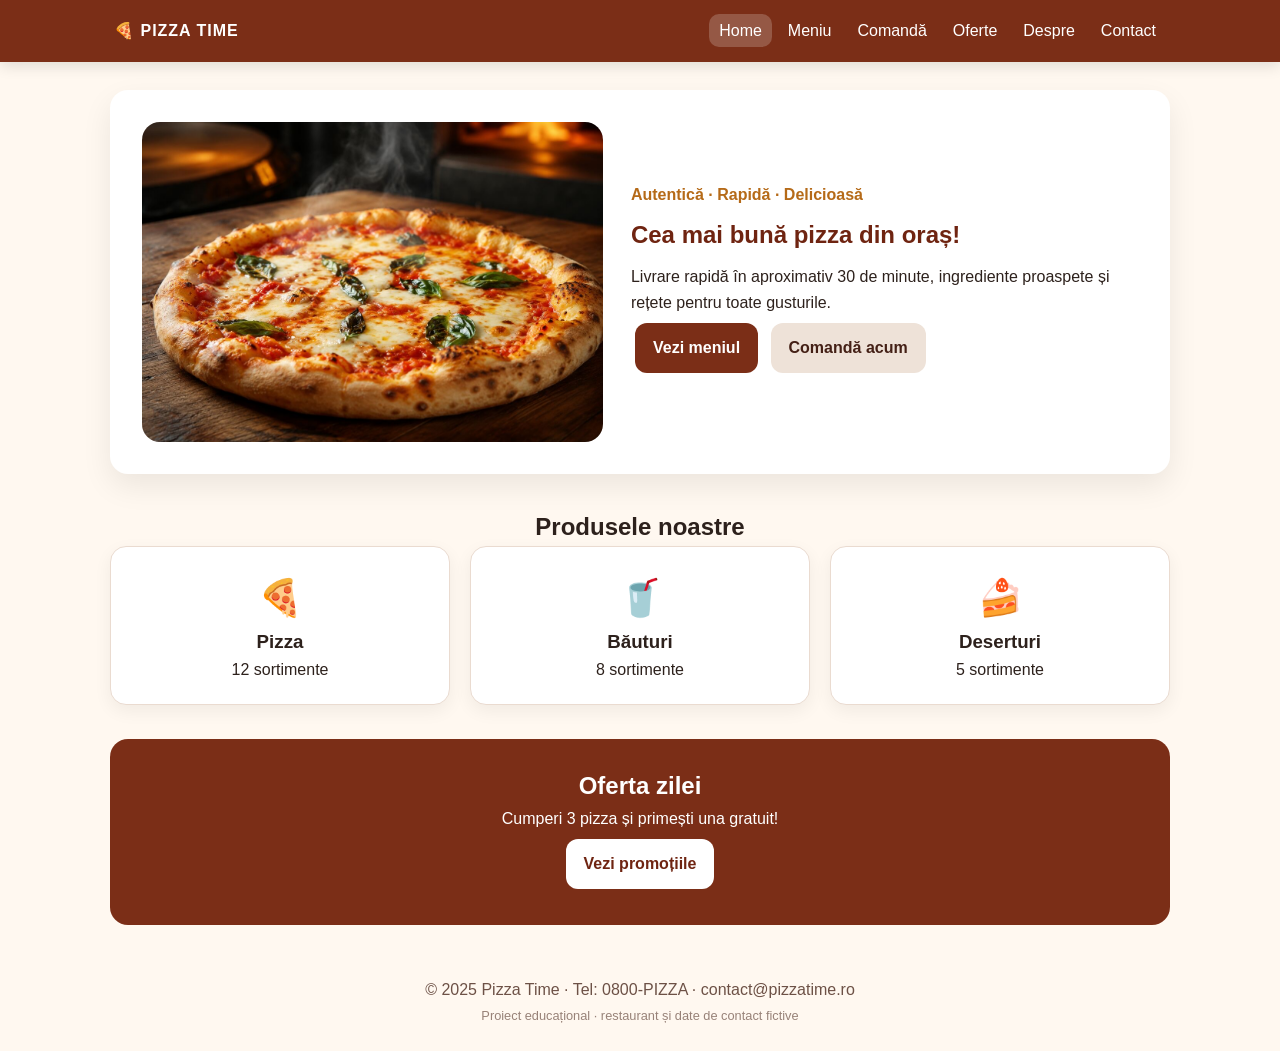
<file: index.html>
<!DOCTYPE html>
<html lang="ro">
<head>
    <meta charset="UTF-8">
    <meta name="viewport" content="width=device-width, initial-scale=1.0">
    <title>Pizza Time - Acasă</title>
    <link rel="stylesheet" href="css/style.css">
</head>
<body>
    <!-- Header comun pentru toate paginile site-ului -->
    <header class="site-header">
        <nav class="navbar">
            <a class="logo" href="index.html">🍕 <span>Pizza Time</span></a>
            <ul class="nav-links">
                <li><a class="active" href="index.html">Home</a></li>
                <li><a href="meniu.html">Meniu</a></li>
                <li><a href="comanda.html">Comandă</a></li>
                <li><a href="oferte.html">Oferte</a></li>
                <li><a href="despre.html">Despre</a></li>
                <li><a href="contact.html">Contact</a></li>
            </ul>
        </nav>
    </header>

    <main>
        <section class="hero">
            <div class="hero-image pizza-bg" aria-label="Pizza proaspătă"></div>
            <div class="hero-text">
                <p class="small-title">Autentică · Rapidă · Delicioasă</p>
                <h1>Cea mai bună pizza din oraș!</h1>
                <p>Livrare rapidă în aproximativ 30 de minute, ingrediente proaspete și rețete pentru toate gusturile.</p>
                <a class="btn primary" href="meniu.html">Vezi meniul</a>
                <a class="btn secondary" href="comanda.html">Comandă acum</a>
            </div>
        </section>

        <section class="section">
            <h2>Produsele noastre</h2>
            <div class="category-grid">
                <article class="category-card">
                    <span class="category-icon">🍕</span>
                    <h3>Pizza</h3>
                    <p>12 sortimente</p>
                </article>
                <article class="category-card">
                    <span class="category-icon">🥤</span>
                    <h3>Băuturi</h3>
                    <p>8 sortimente</p>
                </article>
                <article class="category-card">
                    <span class="category-icon">🍰</span>
                    <h3>Deserturi</h3>
                    <p>5 sortimente</p>
                </article>
            </div>
        </section>

        <section class="daily-offer">
            <h2>Oferta zilei</h2>
            <p>Cumperi 3 pizza și primești una gratuit!</p>
            <a class="btn light" href="oferte.html">Vezi promoțiile</a>
        </section>
    </main>

    <footer class="site-footer">
        <p>© 2025 Pizza Time · Tel: 0800-PIZZA · contact@pizzatime.ro</p>
        <p class="disclaimer">Proiect educațional · restaurant și date de contact fictive</p>
    </footer>
</body>
</html>
</file>
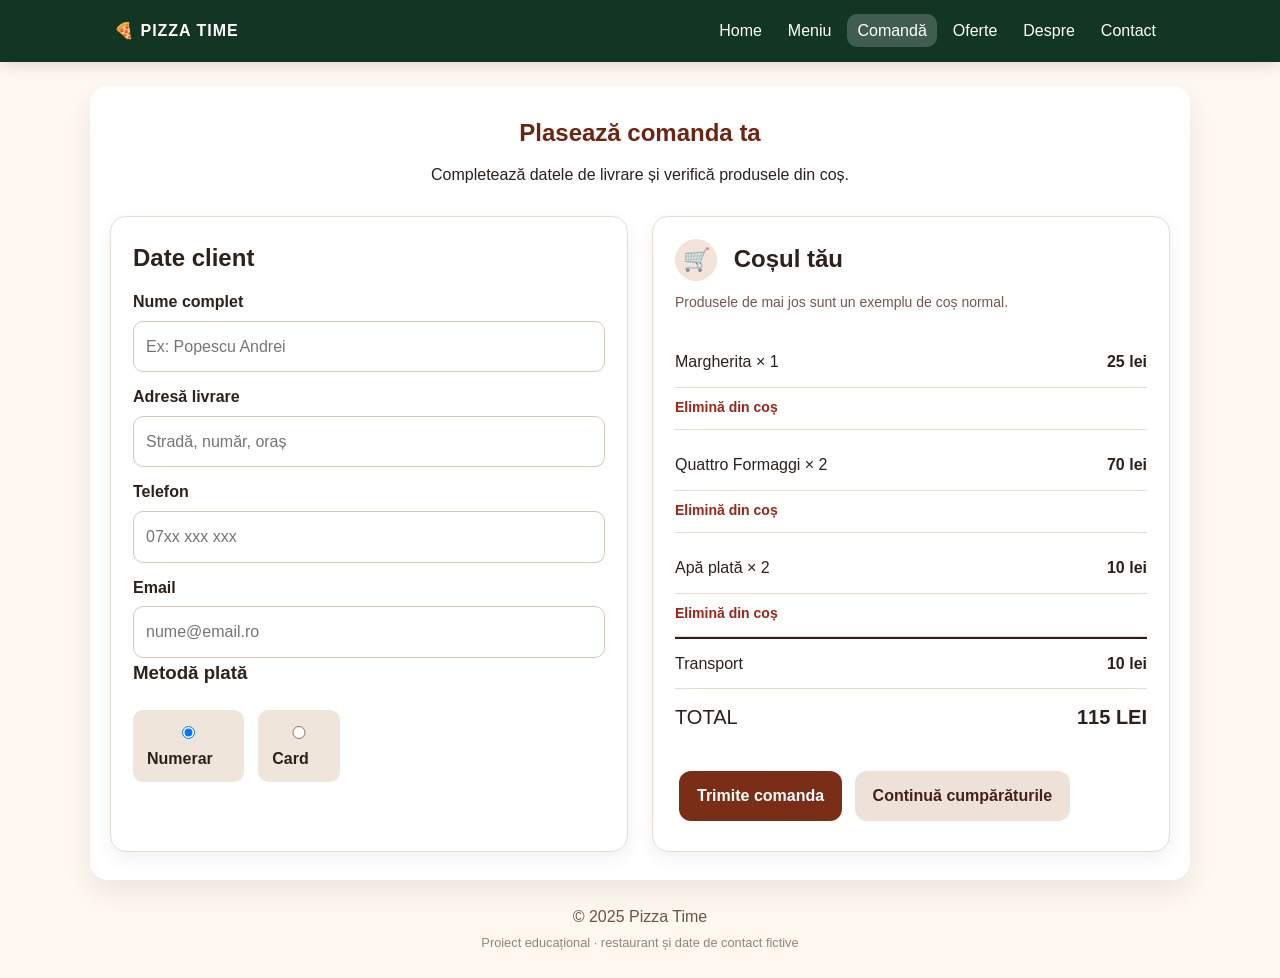
<file: comanda.html>
<!doctype html>
<html lang="ro">
  <head>
    <meta charset="UTF-8" />
    <meta name="viewport" content="width=device-width, initial-scale=1.0" />
    <title>Pizza Time - Comandă Online</title>
    <link rel="stylesheet" href="css/style.css" />
  </head>
  <body>
    <!-- Pagina de comandă este statică, realizată doar cu HTML și CSS -->
    <header class="site-header dark-header">
      <nav class="navbar">
        <a class="logo" href="index.html">🍕 <span>Pizza Time</span></a>
        <ul class="nav-links">
          <li><a href="index.html">Home</a></li>
          <li><a href="meniu.html">Meniu</a></li>
          <li><a class="active" href="comanda.html">Comandă</a></li>
          <li><a href="oferte.html">Oferte</a></li>
          <li><a href="despre.html">Despre</a></li>
          <li><a href="contact.html">Contact</a></li>
        </ul>
      </nav>
    </header>

    <main class="page-wrap">
      <section class="page-title">
        <h1>Plasează comanda ta</h1>
        <p>Completează datele de livrare și verifică produsele din coș.</p>
      </section>

      <section class="order-layout">
        <form class="order-form" action="#" method="post">
          <h2>Date client</h2>
          <label for="nume">Nume complet</label>
          <input id="nume" type="text" placeholder="Ex: Popescu Andrei" />

          <label for="adresa">Adresă livrare</label>
          <input id="adresa" type="text" placeholder="Stradă, număr, oraș" />

          <label for="telefon">Telefon</label>
          <input id="telefon" type="tel" placeholder="07xx xxx xxx" />

          <label for="email">Email</label>
          <input id="email" type="email" placeholder="nume@email.ro" />

          <h3>Metodă plată</h3>
          <div class="payment-options">
            <label><input type="radio" name="plata" checked /> Numerar</label>
            <label><input type="radio" name="plata" /> Card</label>
          </div>
        </form>

        <section id="cos" class="cart-box">
          <div class="cart-header">
            <h2><span class="cart-icon">🛒</span> Coșul tău</h2>
          </div>

          <!-- Coș pentru oferta 3 + 1 -->
          <div id="oferta-3plus1" class="cart-variant offer-cart">
            <p class="cart-note">
              Oferta 3 + 1 a fost aplicată: a patra pizza este gratuită.
            </p>

            <input type="checkbox" id="remove-oferta1" class="remove-toggle" />
            <div class="cart-item item-oferta1">
              <div class="cart-row">
                <span>Pizza Margherita × 3</span>
                <strong>75 lei</strong>
              </div>
              <label for="remove-oferta1" class="remove-btn"></label>
            </div>

            <input type="checkbox" id="remove-oferta2" class="remove-toggle" />
            <div class="cart-item item-oferta2">
              <div class="cart-row">
                <span>Pizza Vegetariană × 1</span>
                <strong>0 lei</strong>
              </div>
              <p class="discount-text">Produs gratuit prin oferta 3 + 1</p>
              <label for="remove-oferta2" class="remove-btn"></label>
            </div>

            <div class="cart-row transport">
              <span>Transport</span>
              <strong>10 lei</strong>
            </div>

            <div class="cart-total">
              <span>Total</span>
              <strong>85 lei</strong>
            </div>
          </div>

          <!-- Coș pentru oferta transport gratuit -->
          <div id="oferta-transport" class="cart-variant offer-cart">
            <p class="cart-note">
              Oferta de transport gratuit a fost aplicată.
            </p>

            <input
              type="checkbox"
              id="remove-transport1"
              class="remove-toggle"
            />
            <div class="cart-item item-transport1">
              <div class="cart-row">
                <span>Pizza Diavola × 1</span>
                <strong>32 lei</strong>
              </div>
              <label for="remove-transport1" class="remove-btn"></label>
            </div>

            <input
              type="checkbox"
              id="remove-transport2"
              class="remove-toggle"
            />
            <div class="cart-item item-transport2">
              <div class="cart-row">
                <span>Pizza Quattro Formaggi × 1</span>
                <strong>35 lei</strong>
              </div>
              <label for="remove-transport2" class="remove-btn"></label>
            </div>

            <div class="cart-row transport">
              <span>Transport</span>
              <strong>0 lei</strong>
            </div>

            <div class="cart-total">
              <span>Total</span>
              <strong>67 lei</strong>
            </div>
          </div>

          <!-- Coș pentru oferta student -->
          <div id="oferta-student" class="cart-variant offer-cart">
            <p class="cart-note">
              Oferta pentru studenți a fost aplicată: reducere 20% la meniul
              pizza + băutură.
            </p>

            <div class="student-box">
              <label for="student-id">Număr legitimație / carnet student</label>
              <input
                id="student-id"
                type="text"
                placeholder="Ex: CTI-2025-104"
              />
            </div>

            <input type="checkbox" id="remove-student1" class="remove-toggle" />
            <div class="cart-item item-student1">
              <div class="cart-row">
                <span>Pizza Vegetariană × 1</span>
                <strong>28 lei</strong>
              </div>
              <label for="remove-student1" class="remove-btn"></label>
            </div>

            <input type="checkbox" id="remove-student2" class="remove-toggle" />
            <div class="cart-item item-student2">
              <div class="cart-row">
                <span>Limonadă × 1</span>
                <strong>10 lei</strong>
              </div>
              <label for="remove-student2" class="remove-btn"></label>
            </div>

            <div class="cart-row discount">
              <span>Reducere student 20%</span>
              <strong>-7,60 lei</strong>
            </div>

            <div class="cart-row transport">
              <span>Transport</span>
              <strong>10 lei</strong>
            </div>

            <div class="cart-total">
              <span>Total</span>
              <strong>40,40 lei</strong>
            </div>
          </div>

          <!-- Coș normal, afișat când utilizatorul intră direct pe pagina Comandă -->
          <div class="cart-variant default-cart">
            <p class="cart-note">
              Produsele de mai jos sunt un exemplu de coș normal.
            </p>

            <input type="checkbox" id="remove-1" class="remove-toggle" />
            <input type="checkbox" id="remove-2" class="remove-toggle" />
            <input type="checkbox" id="remove-3" class="remove-toggle" />

            <div class="cart-item item-1">
              <div class="cart-row">
                <span>Margherita × 1</span>
                <strong>25 lei</strong>
              </div>
              <label for="remove-1" class="remove-btn"></label>
            </div>

            <div class="cart-item item-2">
              <div class="cart-row">
                <span>Quattro Formaggi × 2</span>
                <strong>70 lei</strong>
              </div>
              <label for="remove-2" class="remove-btn"></label>
            </div>

            <div class="cart-item item-3">
              <div class="cart-row">
                <span>Apă plată × 2</span>
                <strong>10 lei</strong>
              </div>
              <label for="remove-3" class="remove-btn"></label>
            </div>

            <div class="cart-row transport">
              <span>Transport</span>
              <strong>10 lei</strong>
            </div>

            <div class="cart-total">
              <span>Total</span>
              <strong class="total total-115">115 lei</strong>
              <strong class="total total-90">90 lei</strong>
              <strong class="total total-45">45 lei</strong>
              <strong class="total total-105">105 lei</strong>
              <strong class="total total-20">20 lei</strong>
              <strong class="total total-80">80 lei</strong>
              <strong class="total total-35">35 lei</strong>
              <strong class="total total-10">10 lei</strong>
            </div>
          </div>

          <div class="cart-actions">
            <a class="btn primary" href="#">Trimite comanda</a>
            <a class="btn secondary" href="meniu.html"
              >Continuă cumpărăturile</a
            >
          </div>
        </section>
      </section>
    </main>

    <footer class="site-footer">
      <p>© 2025 Pizza Time</p>
      <p class="disclaimer">Proiect educațional · restaurant și date de contact fictive</p>
    </footer>
  </body>
</html>
</file>
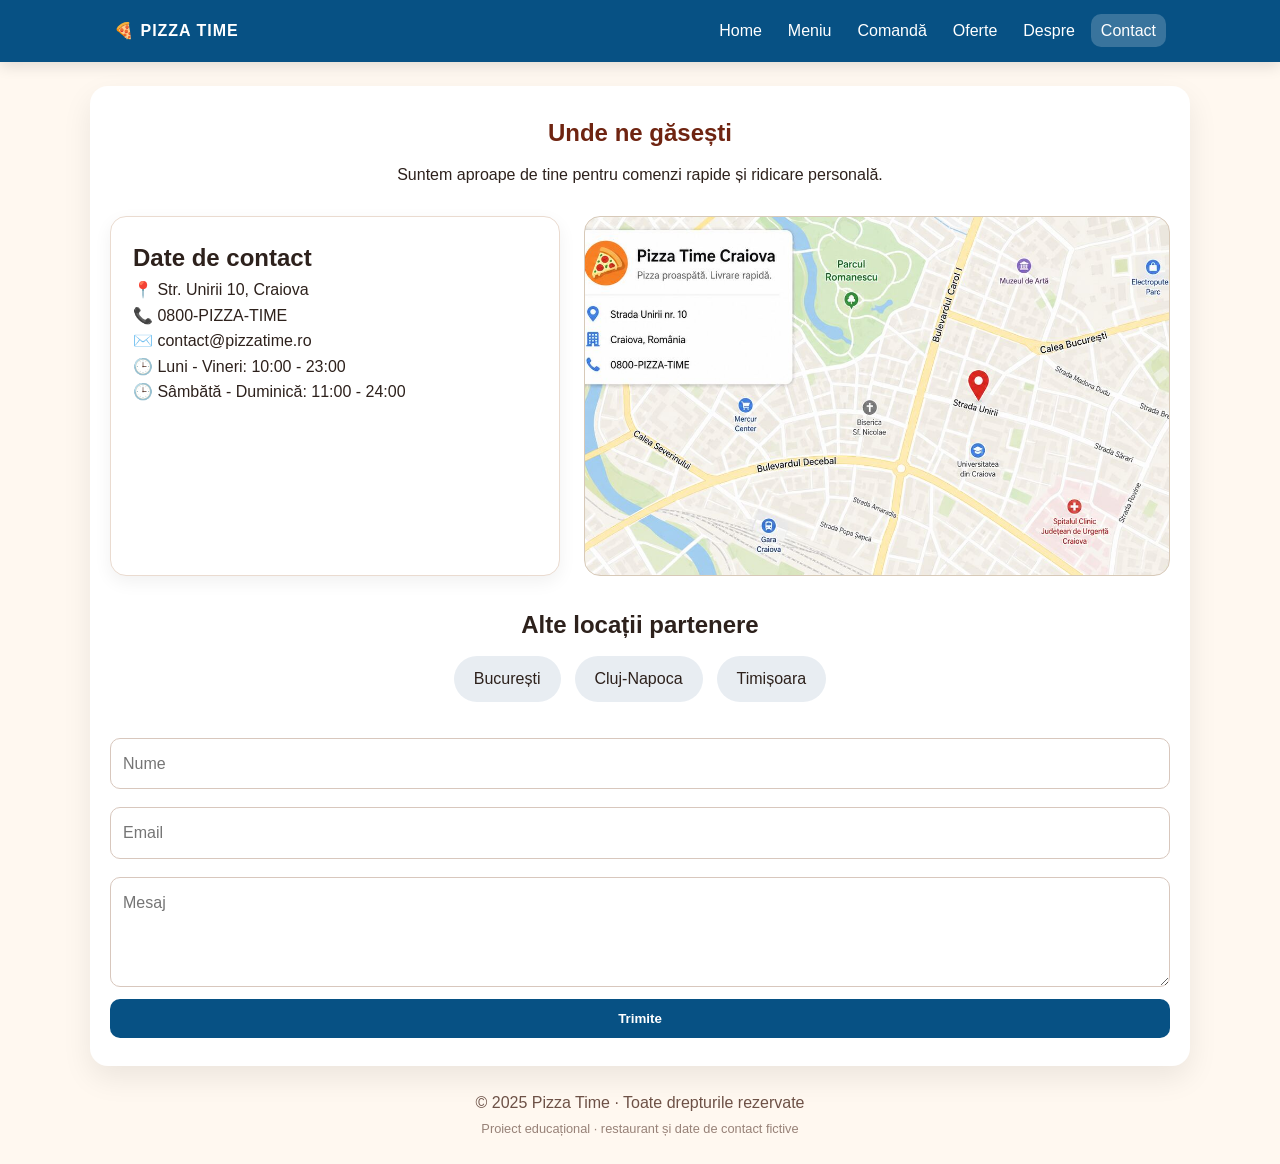
<file: contact.html>
<!doctype html>
<html lang="ro">
  <head>
    <meta charset="UTF-8" />
    <meta name="viewport" content="width=device-width, initial-scale=1.0" />
    <title>Pizza Time - Contact & Locații</title>
    <link rel="stylesheet" href="css/style.css" />
  </head>
  <body>
    <!-- Am păstrat formularul simplu și am înlocuit zona de hartă cu una mai realistă -->
    <header class="site-header blue-header">
      <nav class="navbar">
        <a class="logo" href="index.html">🍕 <span>Pizza Time</span></a>
        <ul class="nav-links">
          <li><a href="index.html">Home</a></li>
          <li><a href="meniu.html">Meniu</a></li>
          <li><a href="comanda.html">Comandă</a></li>
          <li><a href="oferte.html">Oferte</a></li>
          <li><a href="despre.html">Despre</a></li>
          <li><a class="active" href="contact.html">Contact</a></li>
        </ul>
      </nav>
    </header>

    <main class="page-wrap">
      <section class="page-title">
        <h1>Unde ne găsești</h1>
        <p>
          Suntem aproape de tine pentru comenzi rapide și ridicare personală.
        </p>
      </section>

      <section class="contact-layout">
        <div class="contact-card">
          <h2>Date de contact</h2>
          <p>📍 Str. Unirii 10, Craiova</p>
          <p>📞 0800-PIZZA-TIME</p>
          <p>✉️ contact@pizzatime.ro</p>
          <p>🕒 Luni - Vineri: 10:00 - 23:00</p>
          <p>🕒 Sâmbătă - Duminică: 11:00 - 24:00</p>
        </div>

        <div
          class="map-box realistic-map"
          aria-label="Hartă fictivă Pizza Time Craiova"
        ></div>
      </section>

      <section class="locations">
        <h2>Alte locații partenere</h2>
        <div class="location-tags">
          <span>București</span>
          <span>Cluj-Napoca</span>
          <span>Timișoara</span>
        </div>
      </section>

      <form class="contact-form" action="#" method="post">
        <input type="text" placeholder="Nume" />
        <input type="email" placeholder="Email" />
        <textarea placeholder="Mesaj"></textarea>
        <button type="submit">Trimite</button>
      </form>
    </main>

    <footer class="site-footer">
      <p>© 2025 Pizza Time · Toate drepturile rezervate</p>
      <p class="disclaimer">Proiect educațional · restaurant și date de contact fictive</p>
    </footer>
  </body>
</html>
</file>
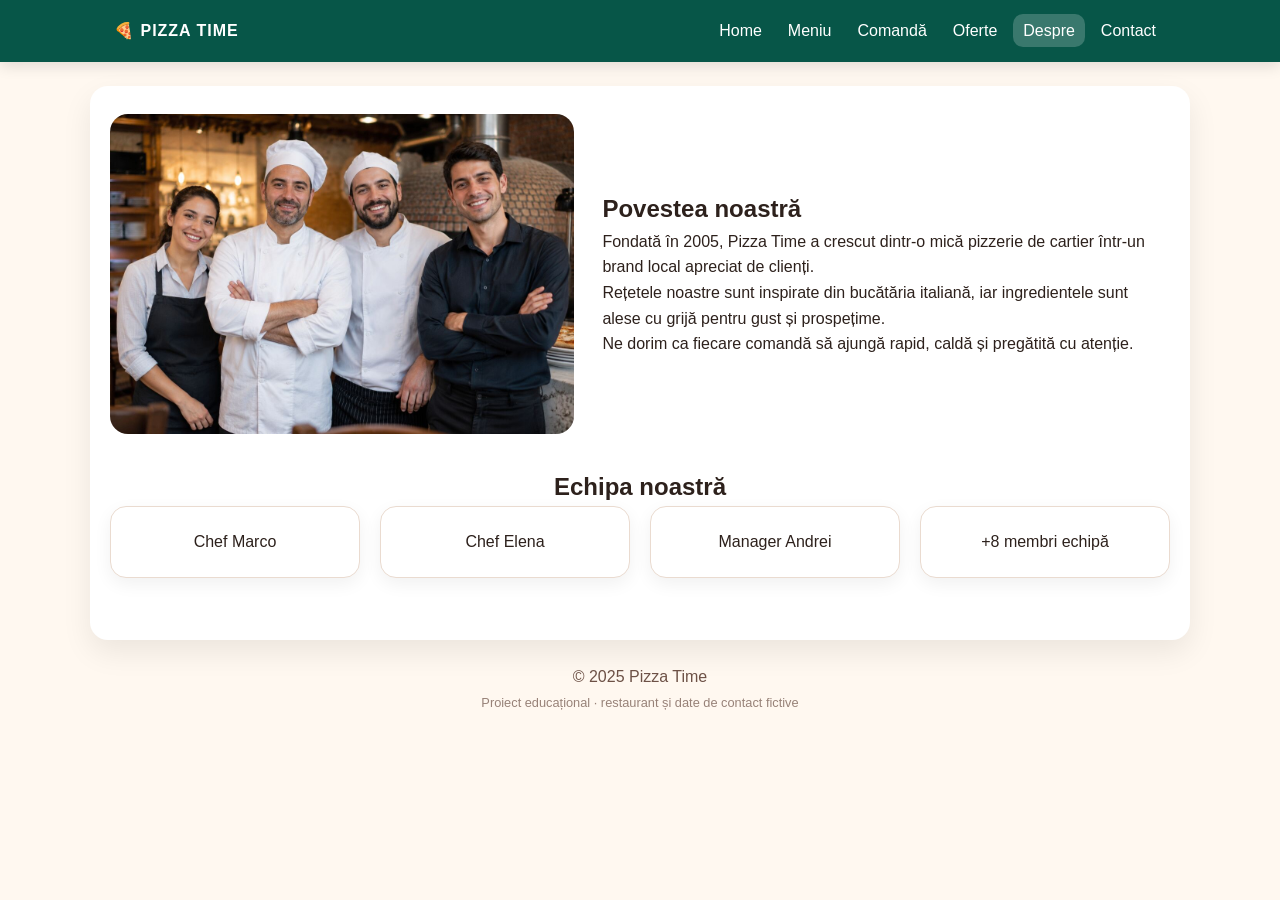
<file: despre.html>
<!DOCTYPE html>
<html lang="ro">
<head>
    <meta charset="UTF-8">
    <meta name="viewport" content="width=device-width, initial-scale=1.0">
    <title>Pizza Time - Despre Noi</title>
    <link rel="stylesheet" href="css/style.css">
</head>
<body>
    <!-- Am făcut secțiunea mai apropiată de un site real de restaurant -->
    <header class="site-header green-header">
        <nav class="navbar">
            <a class="logo" href="index.html">🍕 <span>Pizza Time</span></a>
            <ul class="nav-links">
                <li><a href="index.html">Home</a></li>
                <li><a href="meniu.html">Meniu</a></li>
                <li><a href="comanda.html">Comandă</a></li>
                <li><a href="oferte.html">Oferte</a></li>
                <li><a class="active" href="despre.html">Despre</a></li>
                <li><a href="contact.html">Contact</a></li>
            </ul>
        </nav>
    </header>

    <main class="page-wrap">
        <section class="about-layout">
            <div class="team-image realistic-team" aria-label="Echipă fictivă Pizza Time"></div>
            <div>
                <h1>Povestea noastră</h1>
                <p>Fondată în 2005, Pizza Time a crescut dintr-o mică pizzerie de cartier într-un brand local apreciat de clienți.</p>
                <p>Rețetele noastre sunt inspirate din bucătăria italiană, iar ingredientele sunt alese cu grijă pentru gust și prospețime.</p>
                <p>Ne dorim ca fiecare comandă să ajungă rapid, caldă și pregătită cu atenție.</p>
            </div>
        </section>

        <section class="section">
            <h2>Echipa noastră</h2>
            <div class="team-grid">
                <div class="team-card">Chef Marco</div>
                <div class="team-card">Chef Elena</div>
                <div class="team-card">Manager Andrei</div>
                <div class="team-card">+8 membri echipă</div>
            </div>
        </section>
    </main>

    <footer class="site-footer">
        <p>© 2025 Pizza Time</p>
        <p class="disclaimer">Proiect educațional · restaurant și date de contact fictive</p>
    </footer>
</body>
</html>
</file>
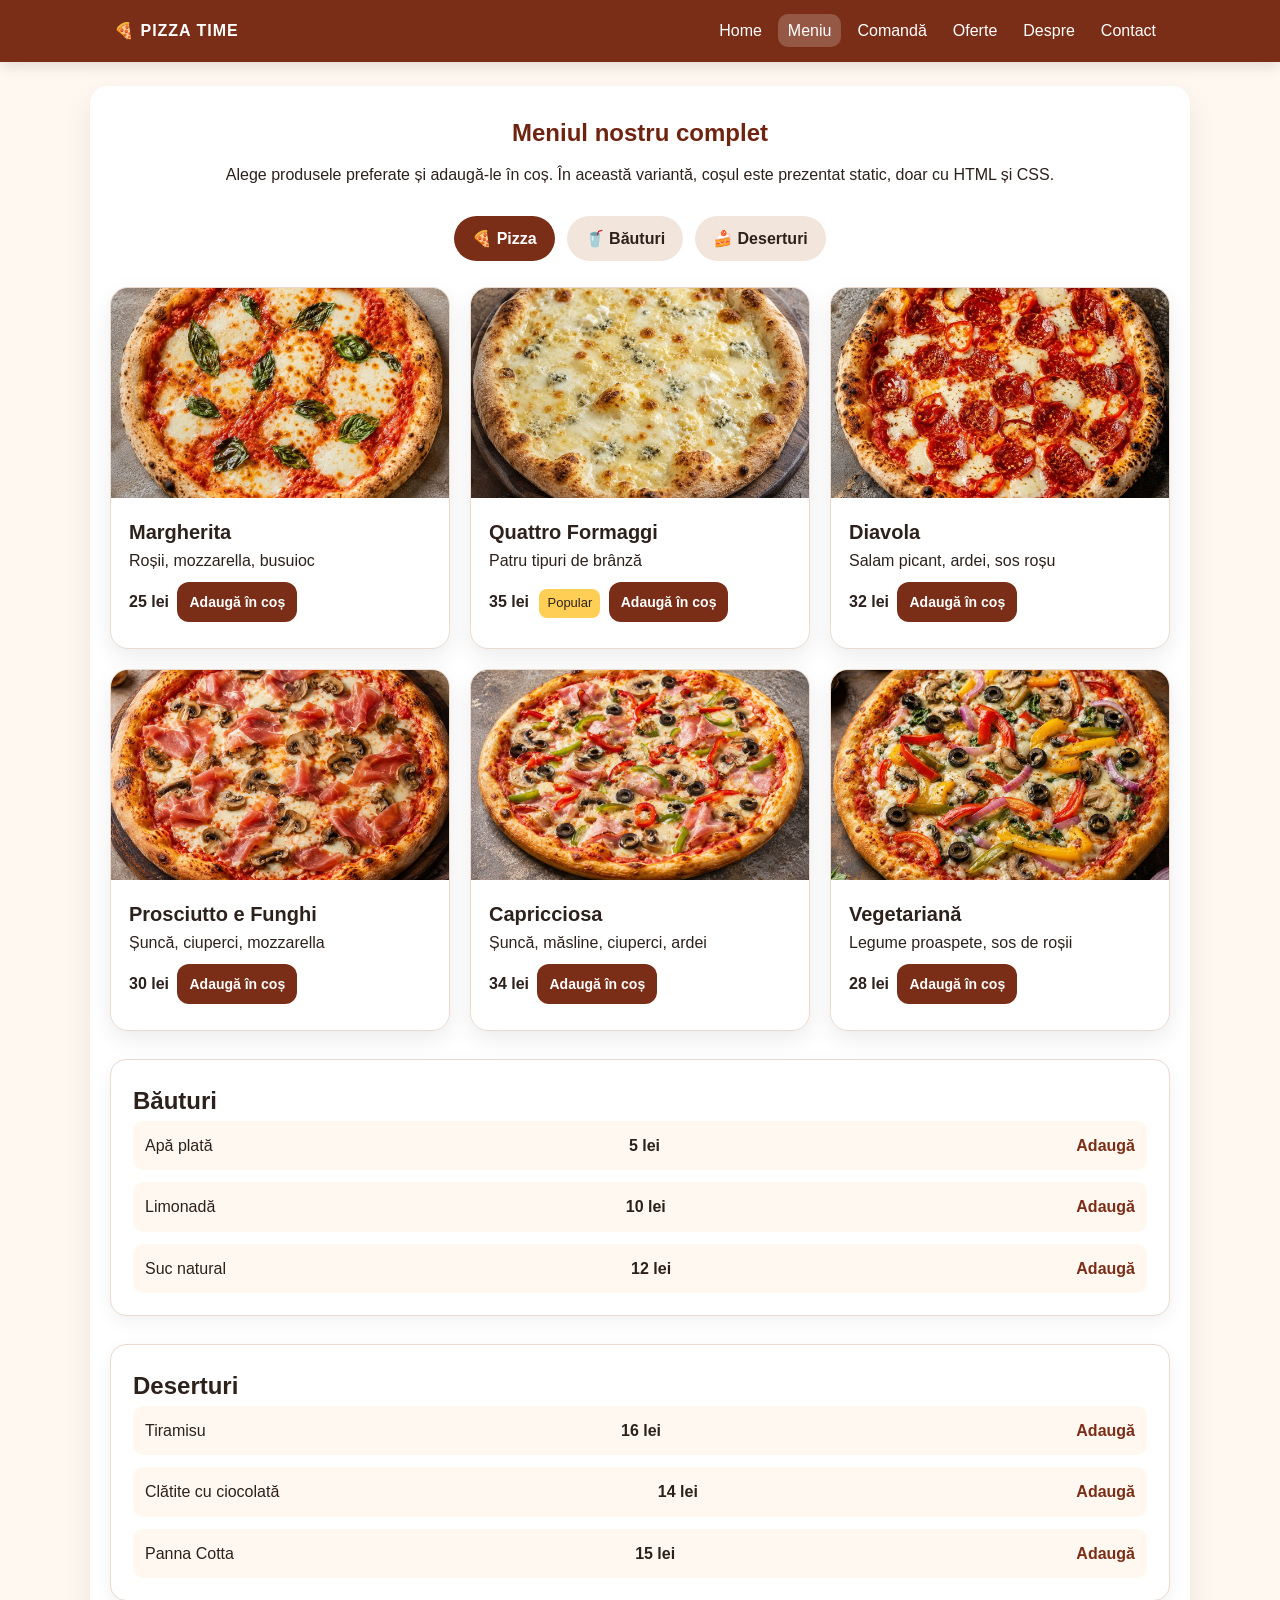
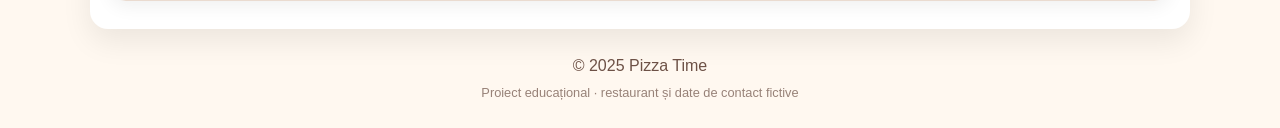
<file: meniu.html>
<!DOCTYPE html>
<html lang="ro">
<head>
    <meta charset="UTF-8">
    <meta name="viewport" content="width=device-width, initial-scale=1.0">
    <title>Pizza Time - Meniu</title>
    <link rel="stylesheet" href="css/style.css">
</head>
<body>
    <!-- Meniul de navigare este păstrat la fel pentru o experiență unitară -->
    <header class="site-header">
        <nav class="navbar">
            <a class="logo" href="index.html">🍕 <span>Pizza Time</span></a>
            <ul class="nav-links">
                <li><a href="index.html">Home</a></li>
                <li><a class="active" href="meniu.html">Meniu</a></li>
                <li><a href="comanda.html">Comandă</a></li>
                <li><a href="oferte.html">Oferte</a></li>
                <li><a href="despre.html">Despre</a></li>
                <li><a href="contact.html">Contact</a></li>
            </ul>
        </nav>
    </header>

    <main class="page-wrap">
        <section class="page-title">
            <h1>Meniul nostru complet</h1>
            <p>Alege produsele preferate și adaugă-le în coș. În această variantă, coșul este prezentat static, doar cu HTML și CSS.</p>
        </section>

        <section class="tabs">
            <a class="tab active-tab" href="#pizza">🍕 Pizza</a>
            <a class="tab" href="#bauturi">🥤 Băuturi</a>
            <a class="tab" href="#deserturi">🍰 Deserturi</a>
        </section>

        <section id="pizza" class="products-grid">
            <article class="product-card">
                <div class="product-img pizza-one"></div>
                <div class="product-info">
                    <h2>Margherita</h2>
                    <p>Roșii, mozzarella, busuioc</p>
                    <strong>25 lei</strong>
                    <a class="btn small" href="comanda.html#cos">Adaugă în coș</a>
                </div>
            </article>

            <article class="product-card">
                <div class="product-img pizza-two"></div>
                <div class="product-info">
                    <h2>Quattro Formaggi</h2>
                    <p>Patru tipuri de brânză</p>
                    <strong>35 lei</strong>
                    <span class="badge">Popular</span>
                    <a class="btn small" href="comanda.html#cos">Adaugă în coș</a>
                </div>
            </article>

            <article class="product-card">
                <div class="product-img pizza-three"></div>
                <div class="product-info">
                    <h2>Diavola</h2>
                    <p>Salam picant, ardei, sos roșu</p>
                    <strong>32 lei</strong>
                    <a class="btn small" href="comanda.html#cos">Adaugă în coș</a>
                </div>
            </article>

            <article class="product-card">
                <div class="product-img pizza-four"></div>
                <div class="product-info">
                    <h2>Prosciutto e Funghi</h2>
                    <p>Șuncă, ciuperci, mozzarella</p>
                    <strong>30 lei</strong>
                    <a class="btn small" href="comanda.html#cos">Adaugă în coș</a>
                </div>
            </article>

            <article class="product-card">
                <div class="product-img pizza-five"></div>
                <div class="product-info">
                    <h2>Capricciosa</h2>
                    <p>Șuncă, măsline, ciuperci, ardei</p>
                    <strong>34 lei</strong>
                    <a class="btn small" href="comanda.html#cos">Adaugă în coș</a>
                </div>
            </article>

            <article class="product-card">
                <div class="product-img pizza-six"></div>
                <div class="product-info">
                    <h2>Vegetariană</h2>
                    <p>Legume proaspete, sos de roșii</p>
                    <strong>28 lei</strong>
                    <a class="btn small" href="comanda.html#cos">Adaugă în coș</a>
                </div>
            </article>
        </section>

        <section id="bauturi" class="simple-list">
            <h2>Băuturi</h2>
            <div class="mini-products">
                <div>Apă plată <strong>5 lei</strong> <a href="comanda.html#cos">Adaugă</a></div>
                <div>Limonadă <strong>10 lei</strong> <a href="comanda.html#cos">Adaugă</a></div>
                <div>Suc natural <strong>12 lei</strong> <a href="comanda.html#cos">Adaugă</a></div>
            </div>
        </section>

        <section id="deserturi" class="simple-list">
            <h2>Deserturi</h2>
            <div class="mini-products">
                <div>Tiramisu <strong>16 lei</strong> <a href="comanda.html#cos">Adaugă</a></div>
                <div>Clătite cu ciocolată <strong>14 lei</strong> <a href="comanda.html#cos">Adaugă</a></div>
                <div>Panna Cotta <strong>15 lei</strong> <a href="comanda.html#cos">Adaugă</a></div>
            </div>
        </section>
    </main>

    <footer class="site-footer">
        <p>© 2025 Pizza Time</p>
        <p class="disclaimer">Proiect educațional · restaurant și date de contact fictive</p>
    </footer>
</body>
</html>
</file>
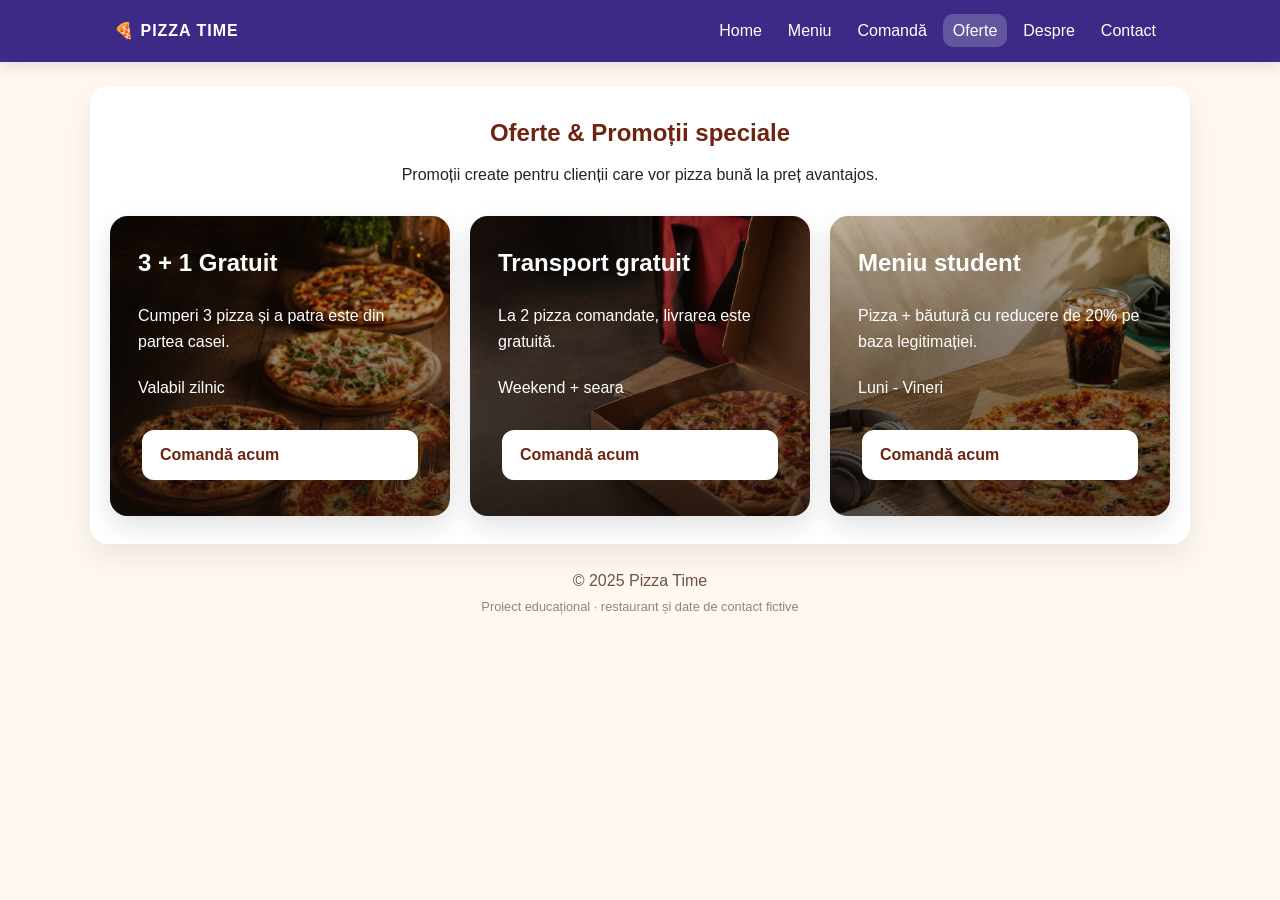
<file: oferte.html>
<!doctype html>
<html lang="ro">
  <head>
    <meta charset="UTF-8" />
    <meta name="viewport" content="width=device-width, initial-scale=1.0" />
    <title>Pizza Time - Oferte</title>
    <link rel="stylesheet" href="css/style.css" />
  </head>
  <body>
    <!-- Am păstrat cardurile simple, dar le-am dat fundaluri mai expresive -->
    <header class="site-header purple-header">
      <nav class="navbar">
        <a class="logo" href="index.html">🍕 <span>Pizza Time</span></a>
        <ul class="nav-links">
          <li><a href="index.html">Home</a></li>
          <li><a href="meniu.html">Meniu</a></li>
          <li><a href="comanda.html">Comandă</a></li>
          <li><a class="active" href="oferte.html">Oferte</a></li>
          <li><a href="despre.html">Despre</a></li>
          <li><a href="contact.html">Contact</a></li>
        </ul>
      </nav>
    </header>

    <main class="page-wrap">
      <section class="page-title">
        <h1>Oferte & Promoții speciale</h1>
        <p>
          Promoții create pentru clienții care vor pizza bună la preț avantajos.
        </p>
      </section>

      <section class="offers-grid">
        <article class="offer-card offer-one">
          <h2>3 + 1 Gratuit</h2>
          <p>Cumperi 3 pizza și a patra este din partea casei.</p>
          <span>Valabil zilnic</span>
          <a class="btn light" href="comanda.html#oferta-3plus1"
            >Comandă acum</a
          >
        </article>
        <article class="offer-card offer-two">
          <h2>Transport gratuit</h2>
          <p>La 2 pizza comandate, livrarea este gratuită.</p>
          <span>Weekend + seara</span>
          <a class="btn light" href="comanda.html#oferta-transport"
            >Comandă acum</a
          >
        </article>
        <article class="offer-card offer-three">
          <h2>Meniu student</h2>
          <p>Pizza + băutură cu reducere de 20% pe baza legitimației.</p>
          <span>Luni - Vineri</span>
          <a class="btn light" href="comanda.html#oferta-student"
            >Comandă acum</a
          >
        </article>
      </section>
    </main>

    <footer class="site-footer">
      <p>© 2025 Pizza Time</p>
      <p class="disclaimer">Proiect educațional · restaurant și date de contact fictive</p>
    </footer>
  </body>
</html>
</file>
<file: css/style.css>
/* Stiluri generale pentru site-ul Pizza Time */
* {
  box-sizing: border-box;
  margin: 0;
  padding: 0;
}

body {
  font-family: Arial, Helvetica, sans-serif;
  color: #2d211c;
  background: #fff8f0;
  line-height: 1.6;
}

a {
  color: inherit;
  text-decoration: none;
}

/* Header și navigare */
.site-header {
  background: #7b2e17;
  color: #fff;
  box-shadow: 0 4px 14px rgba(0, 0, 0, 0.12);
}

.dark-header {
  background: #123524;
}

.purple-header {
  background: #3c2a86;
}

.green-header {
  background: #075648;
}

.blue-header {
  background: #075184;
}

.navbar {
  max-width: 1100px;
  margin: 0 auto;
  padding: 18px 24px;
  display: flex;
  align-items: center;
  justify-content: space-between;
  gap: 20px;
}

.logo {
  font-weight: 800;
  text-transform: uppercase;
  letter-spacing: 1px;
}

.nav-links {
  list-style: none;
  display: flex;
  flex-wrap: wrap;
  gap: 6px;
}

.nav-links a {
  padding: 8px 10px;
  border-radius: 10px;
  transition: 0.2s ease;
}

.nav-links a:hover,
.nav-links .active {
  background: rgba(255, 255, 255, 0.2);
}

/* Elemente comune */
main {
  max-width: 1100px;
  margin: 0 auto;
  padding: 28px 20px;
}

.page-wrap {
  background: #ffffff;
  margin-top: 24px;
  border-radius: 18px;
  box-shadow: 0 12px 30px rgba(0, 0, 0, 0.08);
}

.page-title {
  text-align: center;
  margin-bottom: 28px;
}

.page-title h1,
.hero-text h1 {
  color: #6f2411;
  margin-bottom: 10px;
}

.section {
  margin: 34px 0;
  text-align: center;
}

.btn {
  display: inline-block;
  border: none;
  border-radius: 12px;
  padding: 12px 18px;
  margin: 8px 4px;
  font-weight: 700;
  cursor: pointer;
}

.primary,
.small {
  background: #7b2e17;
  color: #fff;
}

.secondary {
  background: #eee2d8;
  color: #442016;
}

.light {
  background: #fff;
  color: #6f2411;
}

.small {
  padding: 9px 12px;
  font-size: 14px;
}

/* Prima pagină */
.hero {
  display: grid;
  grid-template-columns: 1fr 1.1fr;
  gap: 28px;
  align-items: center;
  background: #ffffff;
  padding: 32px;
  border-radius: 18px;
  box-shadow: 0 12px 30px rgba(0, 0, 0, 0.08);
}

.hero-image,
.product-img {
  border-radius: 18px;
  background-color: #f6ede6;
  background-position: center;
  background-repeat: no-repeat;
  background-size: cover;
  overflow: hidden;
}

.hero-image {
  min-height: 320px;
  background-image: url("../img/hero-pizza.jpg");
}

.small-title {
  color: #b56a18;
  font-weight: 700;
  margin-bottom: 8px;
}

.category-grid,
.products-grid,
.offers-grid,
.team-grid {
  display: grid;
  gap: 20px;
}

.category-grid {
  grid-template-columns: repeat(3, 1fr);
}

.category-card,
.team-card,
.contact-card,
.cart-box,
.order-form,
.simple-list {
  background: #fff;
  border: 1px solid #eadbd0;
  border-radius: 16px;
  padding: 22px;
  box-shadow: 0 6px 18px rgba(0, 0, 0, 0.06);
}

.category-icon {
  font-size: 36px;
}

.daily-offer {
  background: #7b2e17;
  color: #fff;
  padding: 28px;
  border-radius: 18px;
  text-align: center;
}

/* Meniu */
.tabs {
  display: flex;
  justify-content: center;
  gap: 12px;
  flex-wrap: wrap;
  margin-bottom: 26px;
}

.tab {
  background: #f1e5dc;
  padding: 10px 18px;
  border-radius: 999px;
  font-weight: 700;
}

.active-tab {
  background: #7b2e17;
  color: #fff;
}

.products-grid {
  grid-template-columns: repeat(3, 1fr);
}

.product-card {
  background: #fff;
  border-radius: 18px;
  overflow: hidden;
  border: 1px solid #eadbd0;
  box-shadow: 0 8px 22px rgba(0, 0, 0, 0.08);
}

.product-img {
  min-height: 210px;
  border-radius: 0;
}

.product-info {
  padding: 18px;
}

.product-info h2 {
  font-size: 20px;
}

.badge {
  display: inline-block;
  background: #ffcf55;
  padding: 4px 8px;
  border-radius: 8px;
  margin-left: 6px;
  font-size: 13px;
}

.pizza-one {
  background-image: url("../img/margherita.jpg");
}
.pizza-two {
  background-image: url("../img/quattro-formaggi.jpg");
}
.pizza-three {
  background-image: url("../img/diavola.jpg");
}
.pizza-four {
  background-image: url("../img/prosciutto-funghi.jpg");
}
.pizza-five {
  background-image: url("../img/capricciosa.jpg");
}
.pizza-six {
  background-image: url("../img/vegetariana.jpg");
}

.simple-list {
  margin-top: 28px;
}

.mini-products {
  display: grid;
  gap: 12px;
}

.mini-products div {
  display: flex;
  justify-content: space-between;
  align-items: center;
  background: #fff8f0;
  padding: 12px;
  border-radius: 10px;
}

.mini-products a {
  color: #7b2e17;
  font-weight: 700;
}

/* Comandă și coș */
.order-layout {
  display: grid;
  grid-template-columns: 1fr 1fr;
  gap: 24px;
}

.order-form label {
  display: block;
  margin-top: 12px;
  font-weight: 700;
}

.order-form input,
.contact-form input,
.contact-form textarea {
  width: 100%;
  border: 1px solid #d8c7bd;
  border-radius: 10px;
  padding: 12px;
  margin-top: 6px;
  font: inherit;
}

.payment-options {
  display: flex;
  gap: 14px;
  margin-top: 10px;
}

.payment-options label {
  background: #f0e5db;
  padding: 10px 14px;
  border-radius: 10px;
}

.cart-note {
  font-size: 14px;
  color: #76564c;
  margin: 8px 0 14px;
}

.cart-row,
.cart-total {
  display: flex;
  justify-content: space-between;
  padding: 12px 0;
  border-bottom: 1px solid #eadbd0;
}

.transport {
  border-top: 2px solid #2d211c;
}

.cart-total {
  font-size: 20px;
  text-transform: uppercase;
  border-bottom: none;
}

.cart-actions {
  margin-top: 18px;
}

/* Oferte */
.offers-grid {
  grid-template-columns: repeat(3, 1fr);
}

.offer-card {
  min-height: 300px;
  border-radius: 18px;
  padding: 28px;
  color: #fff;
  display: flex;
  flex-direction: column;
  justify-content: space-between;
  box-shadow: 0 10px 24px rgba(0, 0, 0, 0.12);
}

.red-card {
  background: #8a2f1c;
}
.gold-card {
  background: #7a4f08;
}
.green-card {
  background: #075648;
}

/* Despre noi */
.about-layout {
  display: grid;
  grid-template-columns: 0.9fr 1.1fr;
  gap: 28px;
  align-items: center;
}

.team-image {
  min-height: 260px;
  display: flex;
  align-items: center;
  justify-content: center;
  font-size: 54px;
  border-radius: 18px;
  background: #f1e5dc;
}

.team-grid {
  grid-template-columns: repeat(4, 1fr);
}

/* Contact */
.contact-layout {
  display: grid;
  grid-template-columns: 1fr 1.3fr;
  gap: 24px;
}

.map-box {
  background: linear-gradient(135deg, #e7e1d1, #c8d9b8, #f3d77a);
  border-radius: 16px;
  min-height: 260px;
  display: flex;
  align-items: center;
  justify-content: center;
  font-weight: 800;
  color: #6f2411;
  border: 1px solid #d7c9b8;
}

.locations {
  text-align: center;
  margin: 30px 0;
}

.location-tags {
  display: flex;
  justify-content: center;
  flex-wrap: wrap;
  gap: 14px;
  margin-top: 12px;
}

.location-tags span {
  background: #e8edf2;
  padding: 10px 20px;
  border-radius: 999px;
}

.contact-form {
  display: grid;
  gap: 12px;
}

.contact-form textarea {
  min-height: 110px;
}

.contact-form button {
  background: #075184;
  color: #fff;
  border: none;
  border-radius: 10px;
  padding: 12px;
  font-weight: 700;
}

.site-footer {
  text-align: center;
  padding: 24px;
  color: #6d5146;
}

/* Adaptare pentru ecrane mai mici */
@media (max-width: 820px) {
  .navbar,
  .nav-links {
    justify-content: center;
  }

  .navbar,
  .hero,
  .order-layout,
  .about-layout,
  .contact-layout {
    grid-template-columns: 1fr;
  }

  .navbar {
    flex-direction: column;
  }

  .category-grid,
  .products-grid,
  .offers-grid,
  .team-grid {
    grid-template-columns: 1fr;
  }
}

/* Elemente noi pentru coș */
.cart-header {
  display: flex;
  align-items: center;
  justify-content: space-between;
  gap: 12px;
  margin-bottom: 10px;
}

.cart-icon {
  display: inline-flex;
  align-items: center;
  justify-content: center;
  width: 42px;
  height: 42px;
  margin-right: 10px;
  border-radius: 50%;
  background: #f3e3d8;
  font-size: 22px;
}

.cart-count {
  background: #123524;
  color: #fff;
  padding: 8px 12px;
  border-radius: 999px;
  font-size: 14px;
  font-weight: 700;
}

.cart-item {
  padding: 10px 0;
  border-bottom: 1px solid #eadbd0;
}

.remove-toggle {
  position: absolute;
  opacity: 0;
  pointer-events: none;
}

.cart-item-body {
  transition: 0.2s ease;
}

.remove-btn {
  display: inline-block;
  margin-top: 8px;
  color: #9d2517;
  font-weight: 700;
  cursor: pointer;
  font-size: 14px;
}

.remove-btn::after {
  content: "Elimină din coș";
}

.remove-toggle:checked + .cart-item-body {
  display: none;
}

.remove-toggle:checked ~ .remove-btn::after {
  content: "Adaugă înapoi";
}

/* Oferte cu imagini de fundal */
.offer-card {
  position: relative;
  overflow: hidden;
  background-size: cover;
  background-position: center;
}

.offer-card::before {
  content: "";
  position: absolute;
  inset: 0;
  background: linear-gradient(
    180deg,
    rgba(20, 12, 8, 0.25),
    rgba(20, 12, 8, 0.72)
  );
}

.offer-card > * {
  position: relative;
  z-index: 1;
}

.offer-one {
  background-image: url("../img/offer-3plus1.jpg");
}

.offer-two {
  background-image: url("../img/offer-delivery.jpg");
}

.offer-three {
  background-image: url("../img/offer-student.jpg");
}

/* Despre noi */
.realistic-team {
  min-height: 320px;
  background-image: url("../img/team-realistic.jpg");
  background-size: cover;
  background-position: center;
  border-radius: 18px;
}

/* Hartă contact */
.realistic-map {
  background-image: url("../img/map-fictional.jpg");
  background-size: cover;
  background-position: center;
  min-height: 360px;
}

/* Actualizare coș: totalul se schimbă pentru produsele afișate static */
.cart-header {
  display: flex;
  align-items: center;
  justify-content: space-between;
  gap: 12px;
  margin-bottom: 10px;
}

.cart-icon {
  display: inline-flex;
  align-items: center;
  justify-content: center;
  width: 42px;
  height: 42px;
  margin-right: 10px;
  border-radius: 50%;
  background: #f3e3d8;
  font-size: 22px;
}

.cart-count {
  background: #123524;
  color: #fff;
  padding: 8px 12px;
  border-radius: 999px;
  font-size: 14px;
  font-weight: 700;
}

.remove-toggle {
  position: absolute;
  opacity: 0;
  pointer-events: none;
}

.cart-item {
  padding: 10px 0;
  border-bottom: 1px solid #eadbd0;
}

.remove-btn {
  display: inline-block;
  margin-top: 8px;
  color: #9d2517;
  font-weight: 700;
  cursor: pointer;
  font-size: 14px;
}

.remove-btn::after {
  content: "Elimină din coș";
}

#remove-1:checked ~ .item-1,
#remove-2:checked ~ .item-2,
#remove-3:checked ~ .item-3 {
  opacity: 0.45;
  text-decoration: line-through;
}

#remove-1:checked ~ .item-1 .remove-btn::after,
#remove-2:checked ~ .item-2 .remove-btn::after,
#remove-3:checked ~ .item-3 .remove-btn::after {
  content: "Adaugă înapoi";
}

.total {
  display: none;
}

.total-115 {
  display: inline;
}

/* Dacă se elimină un produs, ascundem totalul inițial */
#remove-1:checked ~ .cart-total .total-115,
#remove-2:checked ~ .cart-total .total-115,
#remove-3:checked ~ .cart-total .total-115 {
  display: none;
}

/* Cazuri simple */
#remove-1:checked ~ .cart-total .total-90 {
  display: inline;
}

#remove-2:checked ~ .cart-total .total-45 {
  display: inline;
}

#remove-3:checked ~ .cart-total .total-105 {
  display: inline;
}

/* Cazuri cu două produse eliminate */
#remove-1:checked ~ #remove-2:checked ~ .cart-total .total-90,
#remove-1:checked ~ #remove-2:checked ~ .cart-total .total-45,
#remove-1:checked ~ #remove-3:checked ~ .cart-total .total-90,
#remove-1:checked ~ #remove-3:checked ~ .cart-total .total-105,
#remove-2:checked ~ #remove-3:checked ~ .cart-total .total-45,
#remove-2:checked ~ #remove-3:checked ~ .cart-total .total-105 {
  display: none;
}

#remove-1:checked ~ #remove-2:checked ~ .cart-total .total-20 {
  display: inline;
}

#remove-1:checked ~ #remove-3:checked ~ .cart-total .total-80 {
  display: inline;
}

#remove-2:checked ~ #remove-3:checked ~ .cart-total .total-35 {
  display: inline;
}

/* Cazul în care toate produsele sunt eliminate */
#remove-1:checked
  ~ #remove-2:checked
  ~ #remove-3:checked
  ~ .cart-total
  .total-20,
#remove-1:checked
  ~ #remove-2:checked
  ~ #remove-3:checked
  ~ .cart-total
  .total-80,
#remove-1:checked
  ~ #remove-2:checked
  ~ #remove-3:checked
  ~ .cart-total
  .total-35 {
  display: none;
}

#remove-1:checked
  ~ #remove-2:checked
  ~ #remove-3:checked
  ~ .cart-total
  .total-10 {
  display: inline;
}

/* Hartă fictivă în limba română pentru Craiova */
.realistic-map {
  background-image: url("../img/harta-craiova-pizza-time.jpg");
  background-size: cover;
  background-position: center;
  min-height: 360px;
}
/* Variante diferite de coș pentru oferte */
.cart-variant {
    display: none;
}

.default-cart {
    display: block;
}

.offer-cart:target {
    display: block;
}

.offer-cart:target ~ .default-cart {
    display: none;
}

/* Eliminarea produsului din coș */
.remove-toggle {
    position: absolute;
    opacity: 0;
    pointer-events: none;
}

.remove-btn {
    display: inline-block;
    margin-top: 8px;
    color: #9d2517;
    font-weight: 700;
    cursor: pointer;
    font-size: 14px;
}

.remove-btn::after {
    content: "Elimină din coș";
}

/* Când produsul este eliminat, dispare complet */
#remove-1:checked ~ .item-1,
#remove-2:checked ~ .item-2,
#remove-3:checked ~ .item-3,
#remove-oferta1:checked ~ .item-oferta1,
#remove-oferta2:checked ~ .item-oferta2,
#remove-transport1:checked ~ .item-transport1,
#remove-transport2:checked ~ .item-transport2,
#remove-student1:checked ~ .item-student1,
#remove-student2:checked ~ .item-student2 {
    display: none;
}

/* Totalurile pentru coșul normal */
.total {
    display: none;
}

.total-115 {
    display: inline;
}

#remove-1:checked ~ .cart-total .total-115,
#remove-2:checked ~ .cart-total .total-115,
#remove-3:checked ~ .cart-total .total-115 {
    display: none;
}

#remove-1:checked ~ .cart-total .total-90 {
    display: inline;
}

#remove-2:checked ~ .cart-total .total-45 {
    display: inline;
}

#remove-3:checked ~ .cart-total .total-105 {
    display: inline;
}

#remove-1:checked ~ #remove-2:checked ~ .cart-total .total-90,
#remove-1:checked ~ #remove-2:checked ~ .cart-total .total-45,
#remove-1:checked ~ #remove-3:checked ~ .cart-total .total-90,
#remove-1:checked ~ #remove-3:checked ~ .cart-total .total-105,
#remove-2:checked ~ #remove-3:checked ~ .cart-total .total-45,
#remove-2:checked ~ #remove-3:checked ~ .cart-total .total-105 {
    display: none;
}

#remove-1:checked ~ #remove-2:checked ~ .cart-total .total-20 {
    display: inline;
}

#remove-1:checked ~ #remove-3:checked ~ .cart-total .total-80 {
    display: inline;
}

#remove-2:checked ~ #remove-3:checked ~ .cart-total .total-35 {
    display: inline;
}

#remove-1:checked ~ #remove-2:checked ~ #remove-3:checked ~ .cart-total .total-20,
#remove-1:checked ~ #remove-2:checked ~ #remove-3:checked ~ .cart-total .total-80,
#remove-1:checked ~ #remove-2:checked ~ #remove-3:checked ~ .cart-total .total-35 {
    display: none;
}

#remove-1:checked ~ #remove-2:checked ~ #remove-3:checked ~ .cart-total .total-10 {
    display: inline;
}

/* Stil pentru câmpul de student */
.student-box {
    background: #fff8f0;
    border: 1px solid #eadbd0;
    border-radius: 12px;
    padding: 14px;
    margin: 14px 0;
}

.student-box label {
    display: block;
    font-weight: 700;
    margin-bottom: 6px;
}

.student-box input {
    width: 100%;
    border: 1px solid #d8c7bd;
    border-radius: 10px;
    padding: 11px;
    font: inherit;
}

.discount-text,
.discount {
    color: #0b6b3a;
    font-weight: 700;
}
/* Mentiune proiect educational */
.site-footer .disclaimer {
  font-size: 0.8rem;
  opacity: 0.7;
  margin-top: 4px;
}
</file>
